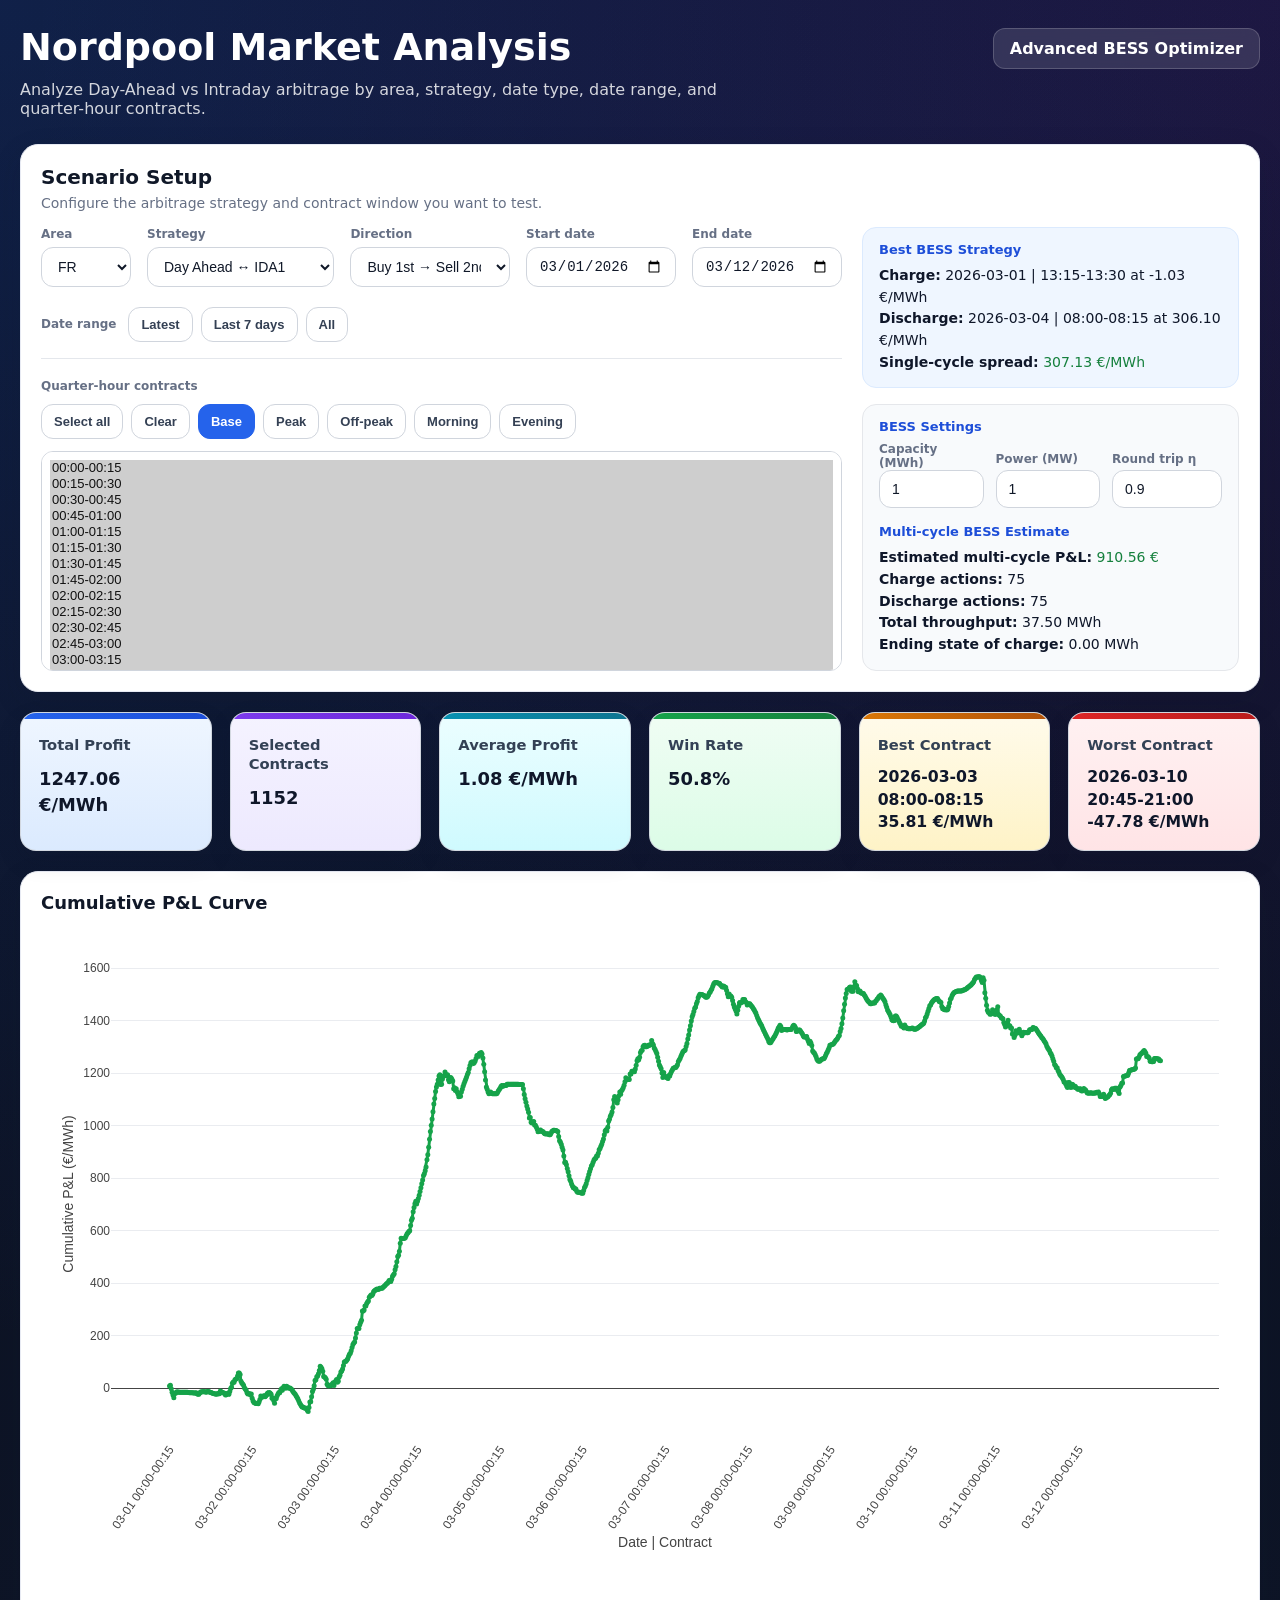
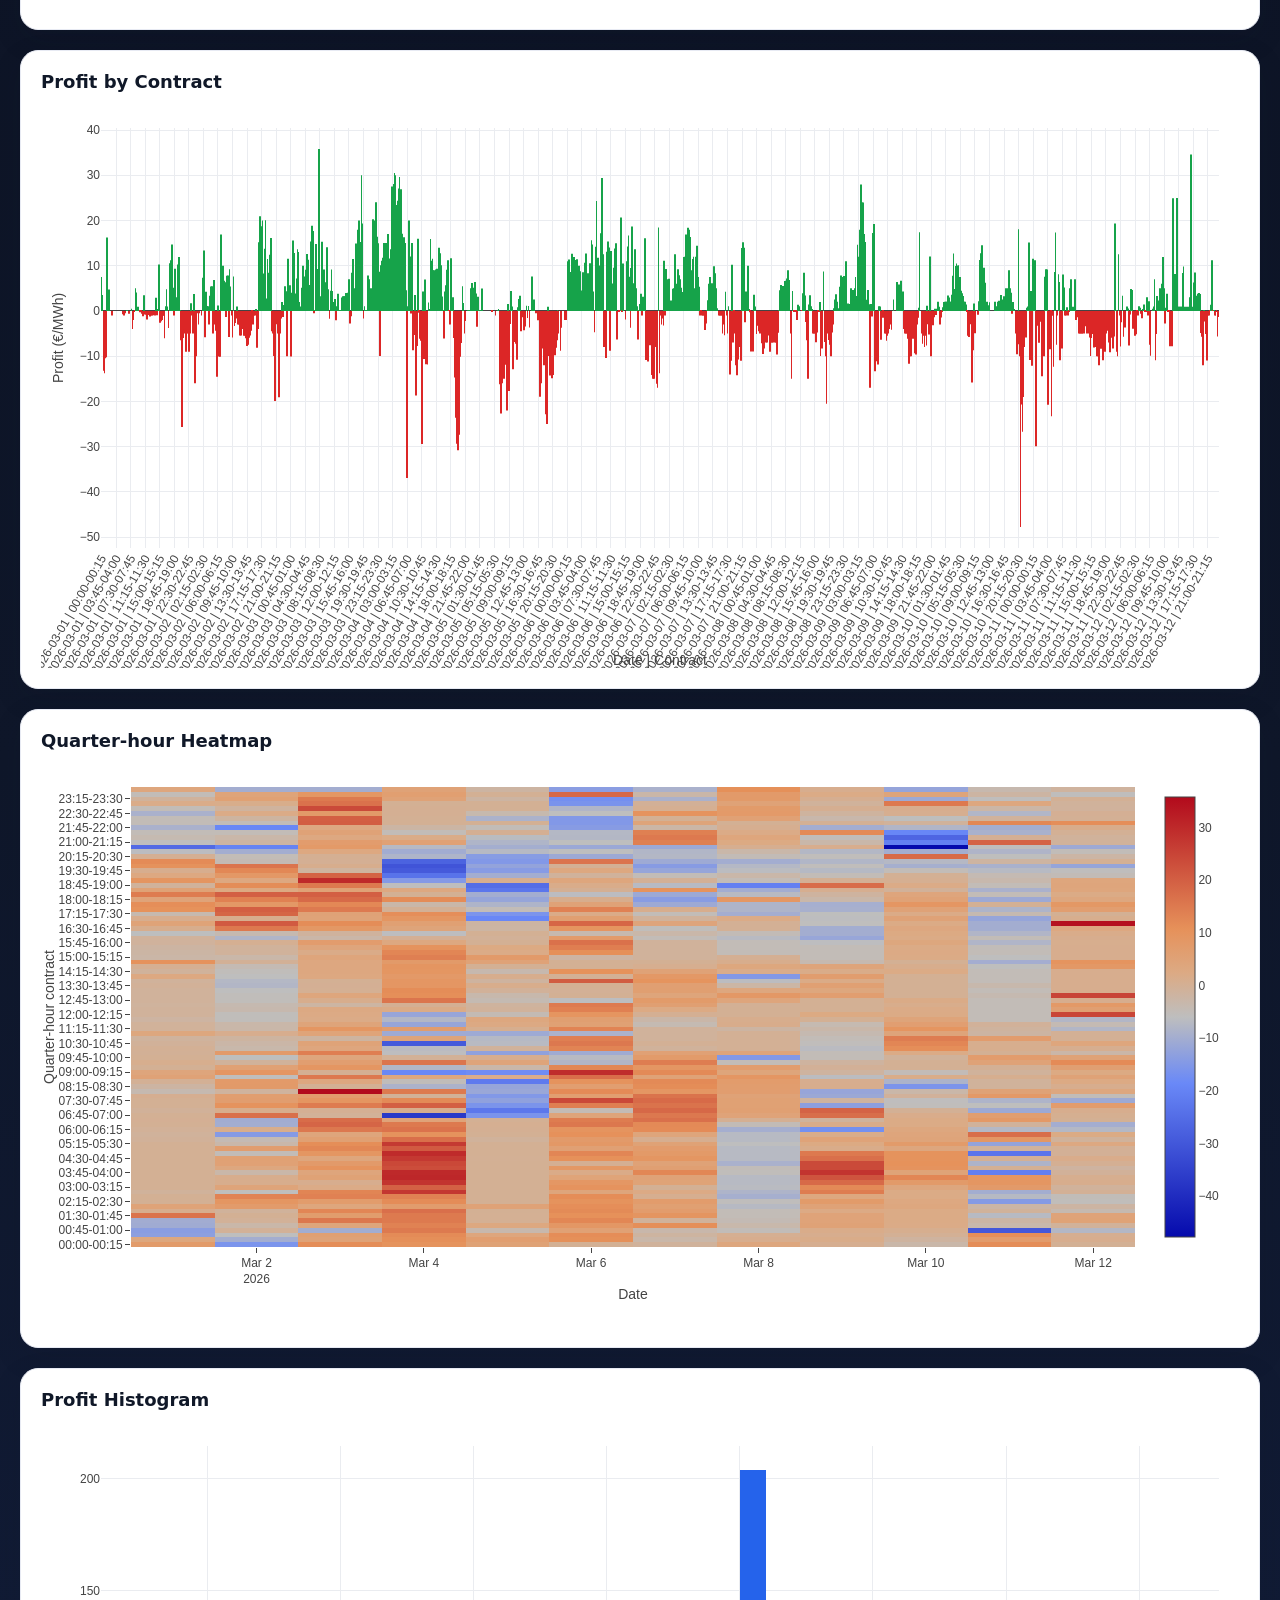
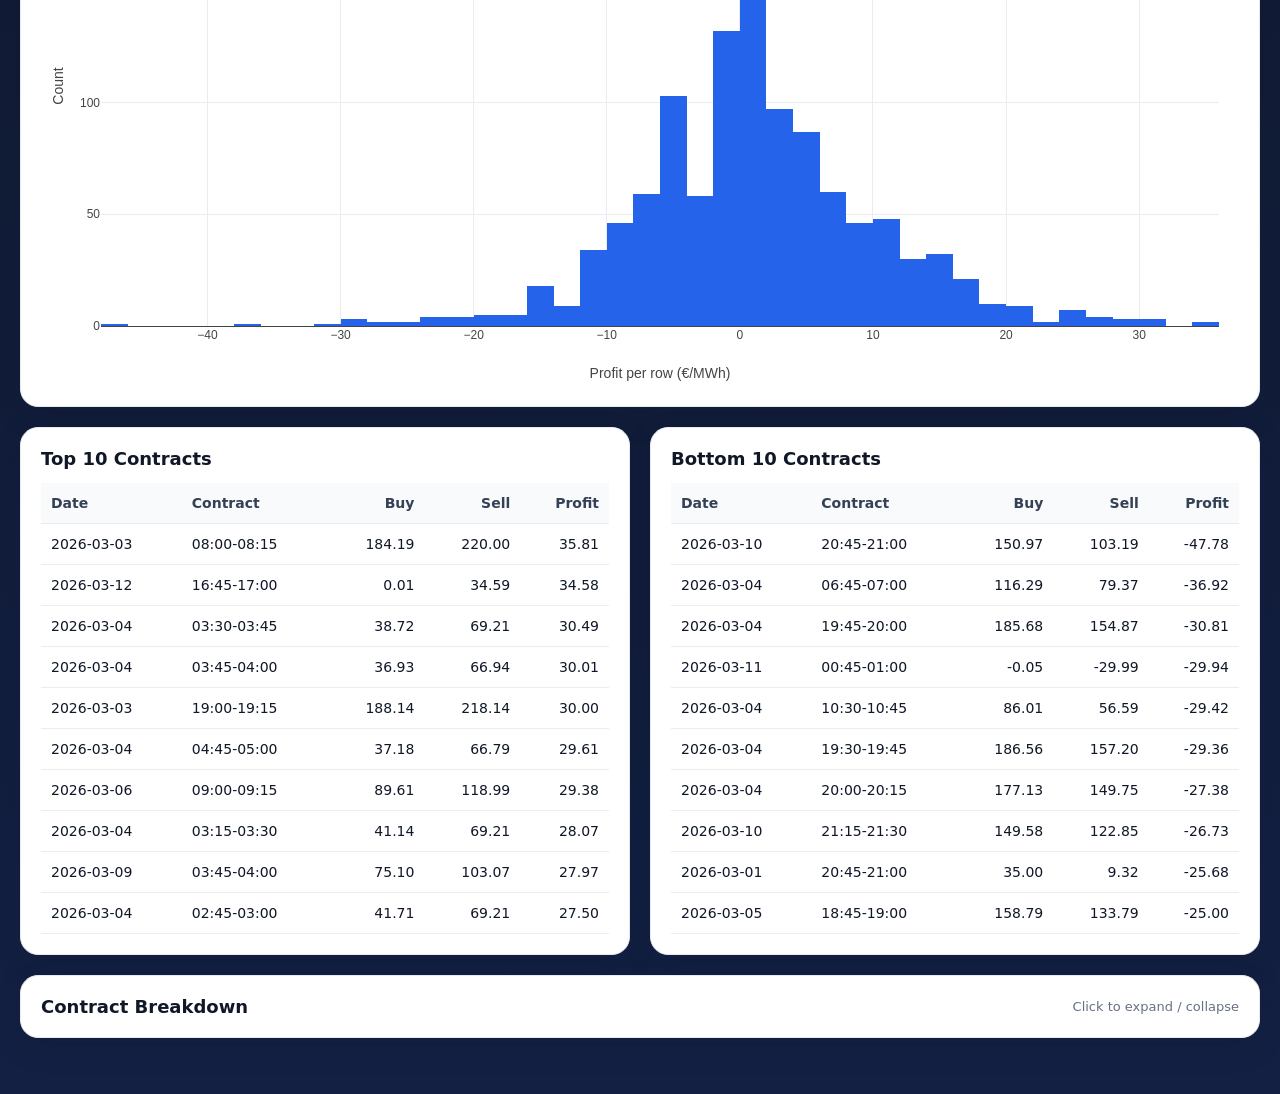
<file: docs/index.html>
<!DOCTYPE html>
<html lang="en">
<head>
  <meta charset="utf-8">
  <title>Nordpool Market Analysis</title>
  <meta name="viewport" content="width=device-width, initial-scale=1">
  <link rel="stylesheet" href="styles.css">
  <script src="https://cdn.plot.ly/plotly-2.35.2.min.js"></script>
</head>
<body>

<header class="hero">
  <div>
    <h1>Nordpool Market Analysis</h1>
    <p class="hero-sub">
      Analyze Day-Ahead vs Intraday arbitrage by area, strategy, date type, date range, and quarter-hour contracts.
    </p>
  </div>

  <div class="hero-action">
    <a href="advanced-bess-optimizer.html" class="top-nav-link">Advanced BESS Optimizer</a>
  </div>
</header>
  

  <main class="dashboard">
    <section class="panel panel-controls">
      <div class="panel-header">
        <h2>Scenario Setup</h2>
        <p>Configure the arbitrage strategy and contract window you want to test.</p>
      </div>

      <div class="controls-layout">
        <div class="scenario-panel">
          <div class="filters-top">
            <div class="filter">
              <label for="area">Area</label>
              <select id="area"></select>
            </div>

            <div class="filter">
              <label for="rule">Strategy</label>
              <select id="rule"></select>
            </div>

            <div class="filter">
              <label for="direction">Direction</label>
<select id="direction">
  <option value="forward">Buy 1st → Sell 2nd</option>
  <option value="reverse">Buy 2nd → Sell 1st</option>
</select>
            </div>


            <div class="filter">
              <label for="startDate">Start date</label>
              <input type="date" id="startDate">
            </div>

            <div class="filter">
              <label for="endDate">End date</label>
              <input type="date" id="endDate">
            </div>
          </div>

          <div class="date-range-row">
            <span class="date-range-label">Date range</span>
            <button type="button" id="datePreset_latest" class="preset-btn date-preset-btn active-preset">Latest</button>
            <button type="button" id="datePreset_7days" class="preset-btn date-preset-btn">Last 7 days</button>
            <button type="button" id="datePreset_all" class="preset-btn date-preset-btn">All</button>
          </div>

          <div class="contracts-panel">
            <label for="contracts">Quarter-hour contracts</label>

            <div class="contract-controls">
              <button type="button" id="selectAllBtn" class="preset-btn">Select all</button>
              <button type="button" id="clearAllBtn" class="preset-btn">Clear</button>
              <button type="button" id="presetBaseBtn" class="preset-btn">Base</button>
              <button type="button" id="presetPeakBtn" class="preset-btn">Peak</button>
              <button type="button" id="presetOffPeakBtn" class="preset-btn">Off-peak</button>
              <button type="button" id="presetMorningBtn" class="preset-btn">Morning</button>
              <button type="button" id="presetEveningBtn" class="preset-btn">Evening</button>
            </div>

            <select id="contracts" multiple size="10"></select>
          </div>
        </div>

        <div>
          <div class="bess-box">
            <div class="bess-title">Best BESS Strategy</div>
            <div id="bessStrategy" class="bess-content">-</div>
          </div>

          <div class="bess-config-box">
            <div class="bess-title">BESS Settings</div>

            <div class="bess-config-grid">
              <div>
                <label for="bessCapacity">Capacity (MWh)</label>
                <input type="number" id="bessCapacity" min="0" step="0.1" value="1">
              </div>

              <div>
                <label for="bessPower">Power (MW)</label>
                <input type="number" id="bessPower" min="0" step="0.1" value="1">
              </div>

              <div>
<label for="bessEfficiency">Round trip η</label>
                <input type="number" id="bessEfficiency" min="0" max="1" step="0.01" value="0.9">
              </div>
            </div>

            <div class="bess-multi">
              <div class="bess-title">Multi-cycle BESS Estimate</div>
              <div id="bessMultiCycle" class="bess-content">-</div>
            </div>
          </div>
        </div>
      </div>
    </section>

    <section class="cards-grid">
      <div class="card">
        <div class="card-title">Total Profit</div>
        <div id="profit" class="card-metric">-</div>
      </div>

      <div class="card">
        <div class="card-title">Selected Contracts</div>
        <div id="contractCount" class="card-metric">-</div>
      </div>

      <div class="card">
        <div class="card-title">Average Profit</div>
        <div id="avgProfit" class="card-metric">-</div>
      </div>

      <div class="card">
        <div class="card-title">Win Rate</div>
        <div id="winRate" class="card-metric">-</div>
      </div>

      <div class="card">
        <div class="card-title">Best Contract</div>
        <div id="bestContract" class="card-metric">-</div>
      </div>

      <div class="card">
        <div class="card-title">Worst Contract</div>
        <div id="worstContract" class="card-metric">-</div>
      </div>
    </section>

    <section class="charts-section">
      <div class="chart-box">
        <h3>Cumulative P&amp;L Curve</h3>
        <div id="cumulativeCurve"></div>
      </div>

      <div class="chart-box">
        <h3>Profit by Contract</h3>
        <div id="contractBar"></div>
      </div>

      <div class="chart-box">
        <h3>Quarter-hour Heatmap</h3>
        <div id="heatmap"></div>
      </div>

      <div class="chart-box">
        <h3>Profit Histogram</h3>
        <div id="histogram"></div>
      </div>
    </section>

    <section class="tables-section">
      <div class="table-box">
        <div class="table-title">Top 10 Contracts</div>
        <div id="topContracts" class="table-content">-</div>
      </div>

      <div class="table-box">
        <div class="table-title">Bottom 10 Contracts</div>
        <div id="bottomContracts" class="table-content">-</div>
      </div>
    </section>

    <section class="table-section">
      <details class="breakdown-details">
        <summary class="breakdown-summary">
          <span>Contract Breakdown</span>
          <span class="breakdown-hint">Click to expand / collapse</span>
        </summary>
        <div class="breakdown-body">
          <div id="table">-</div>
        </div>
      </details>
    </section>
  </main>

  <script src="app.js"></script>
</body>
</html>
</file>
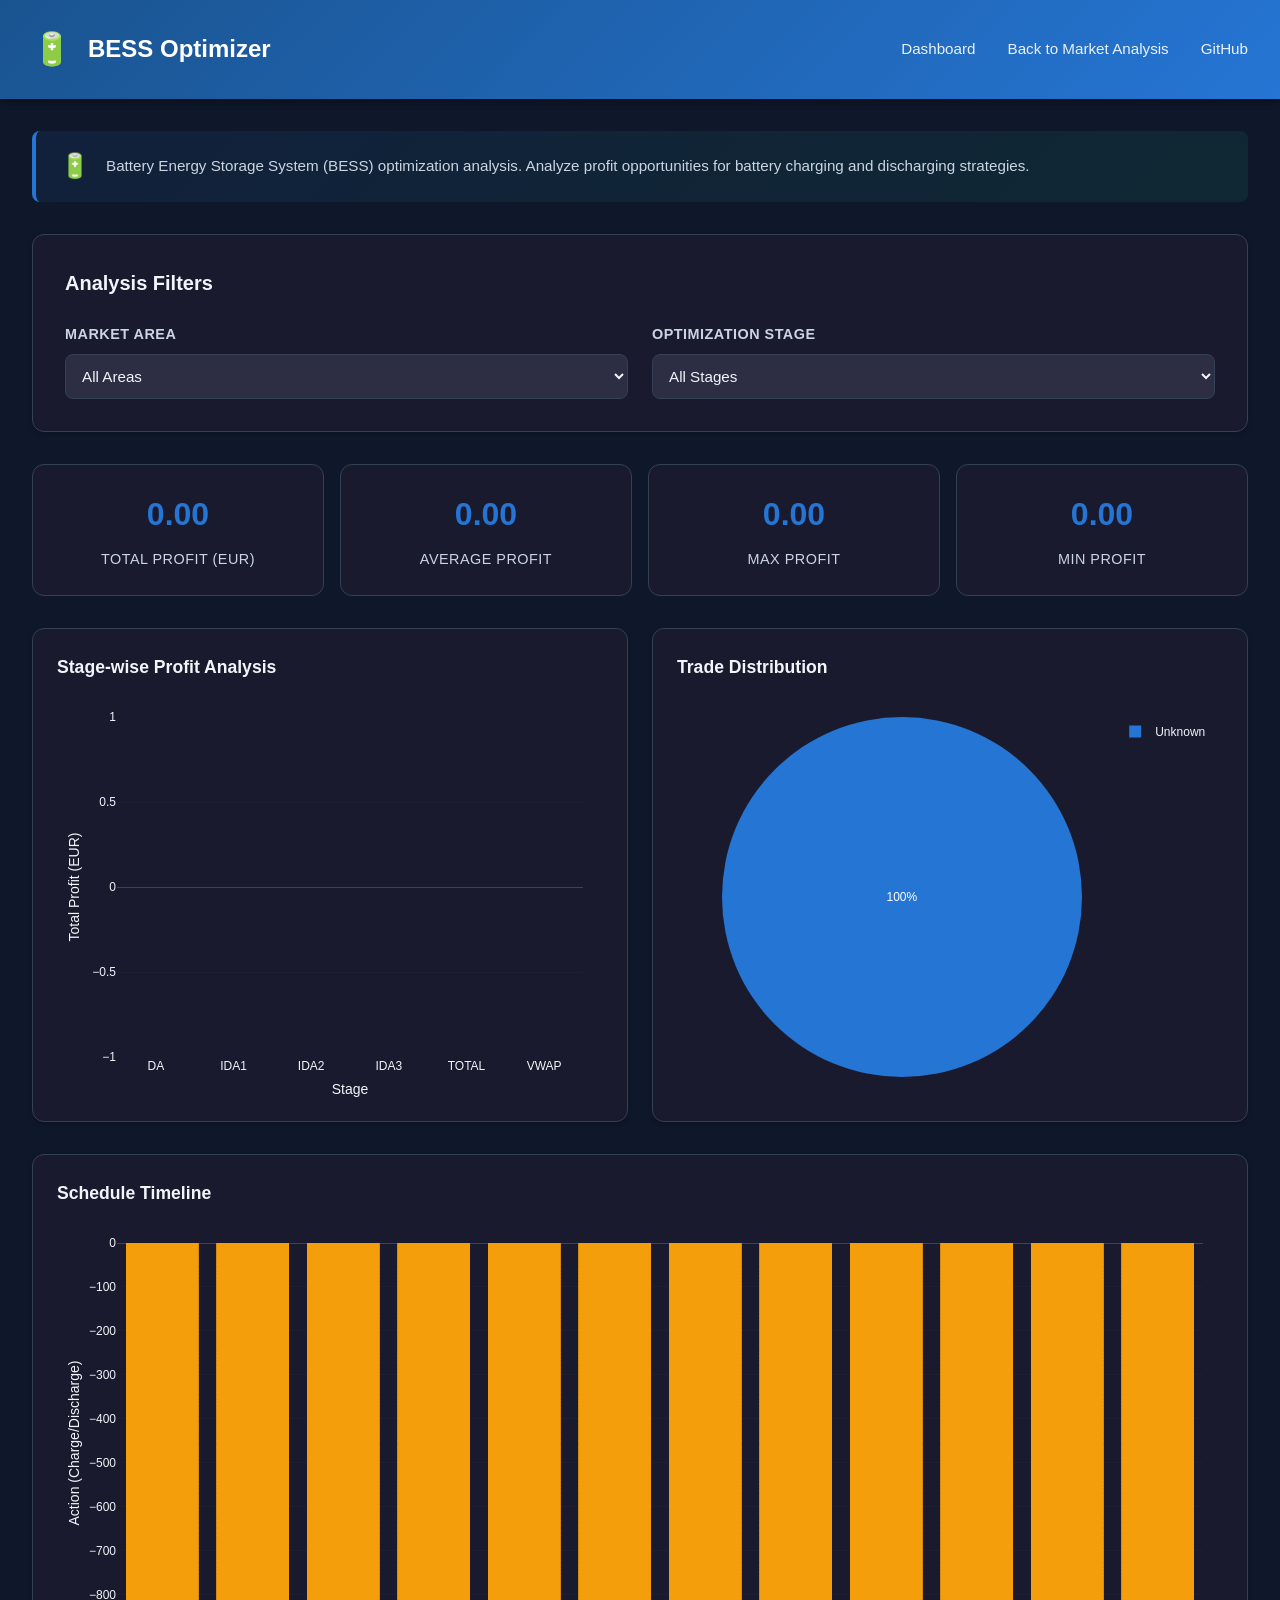
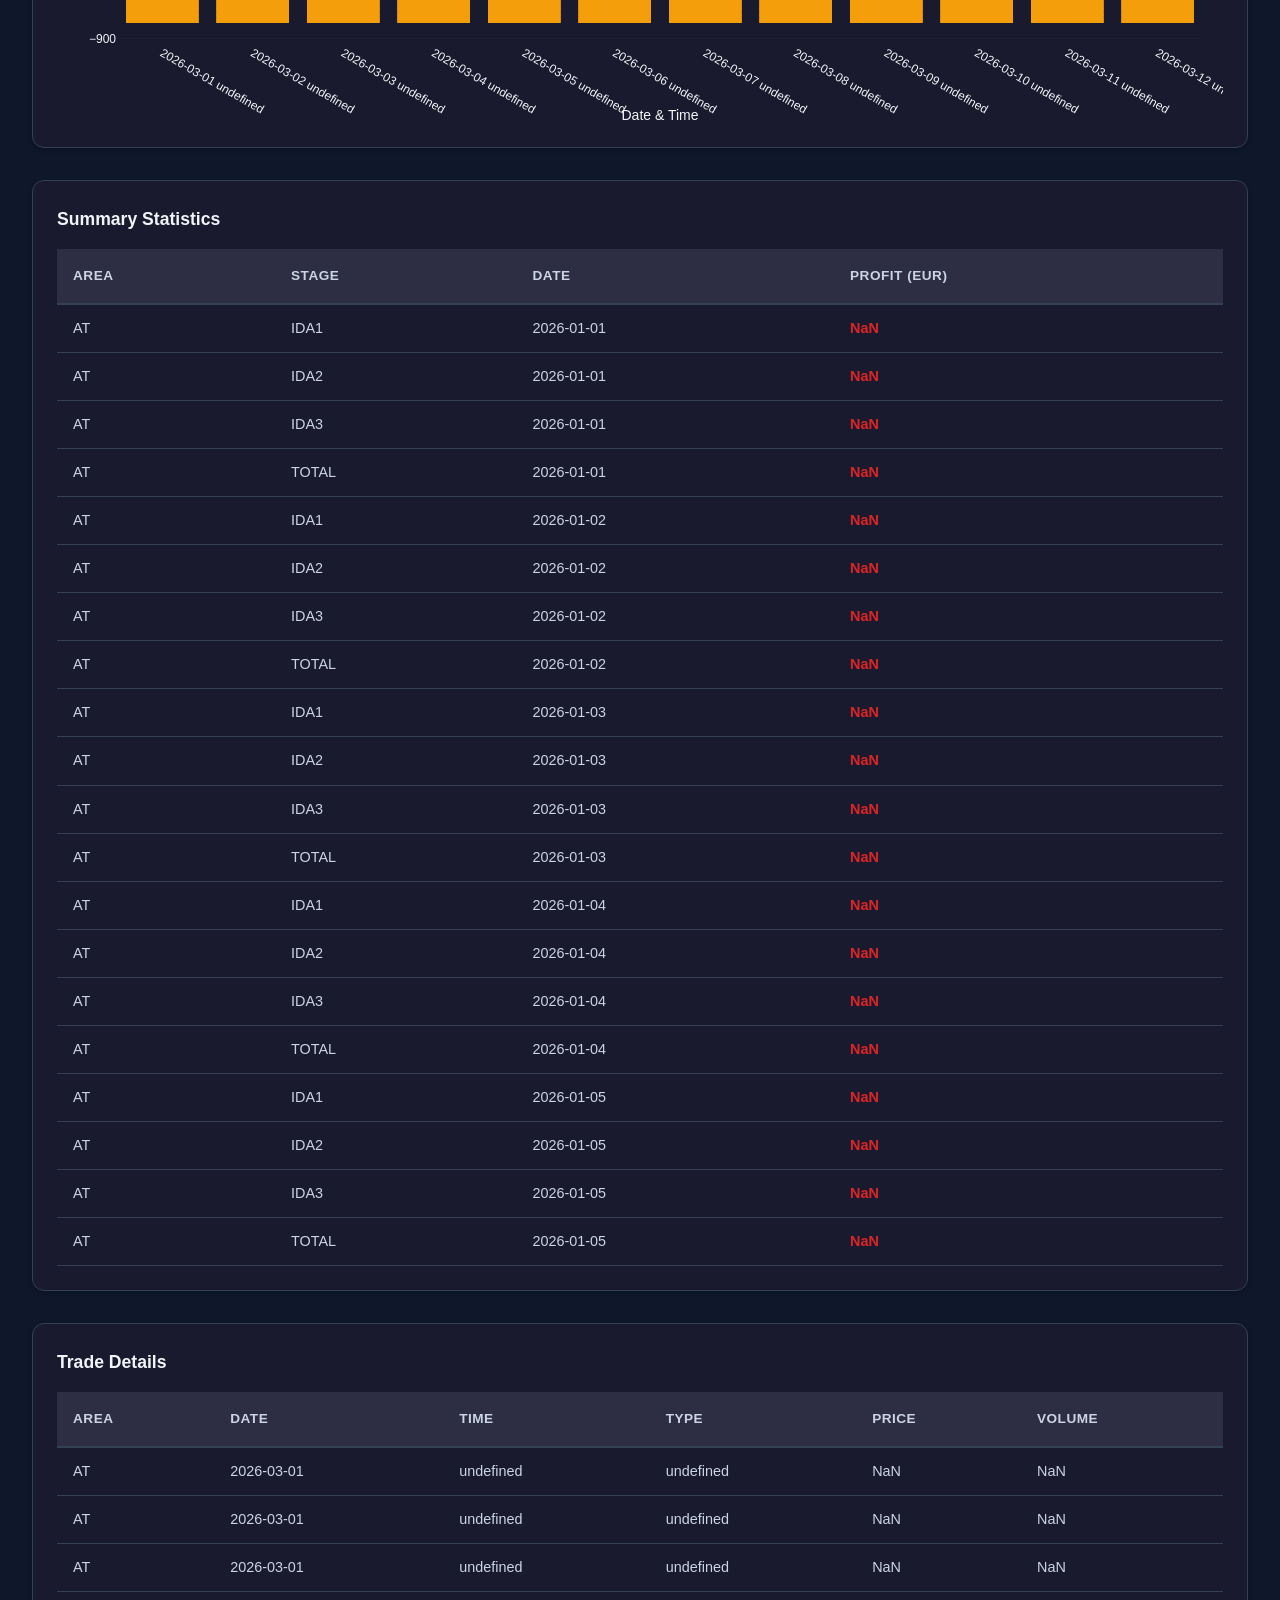
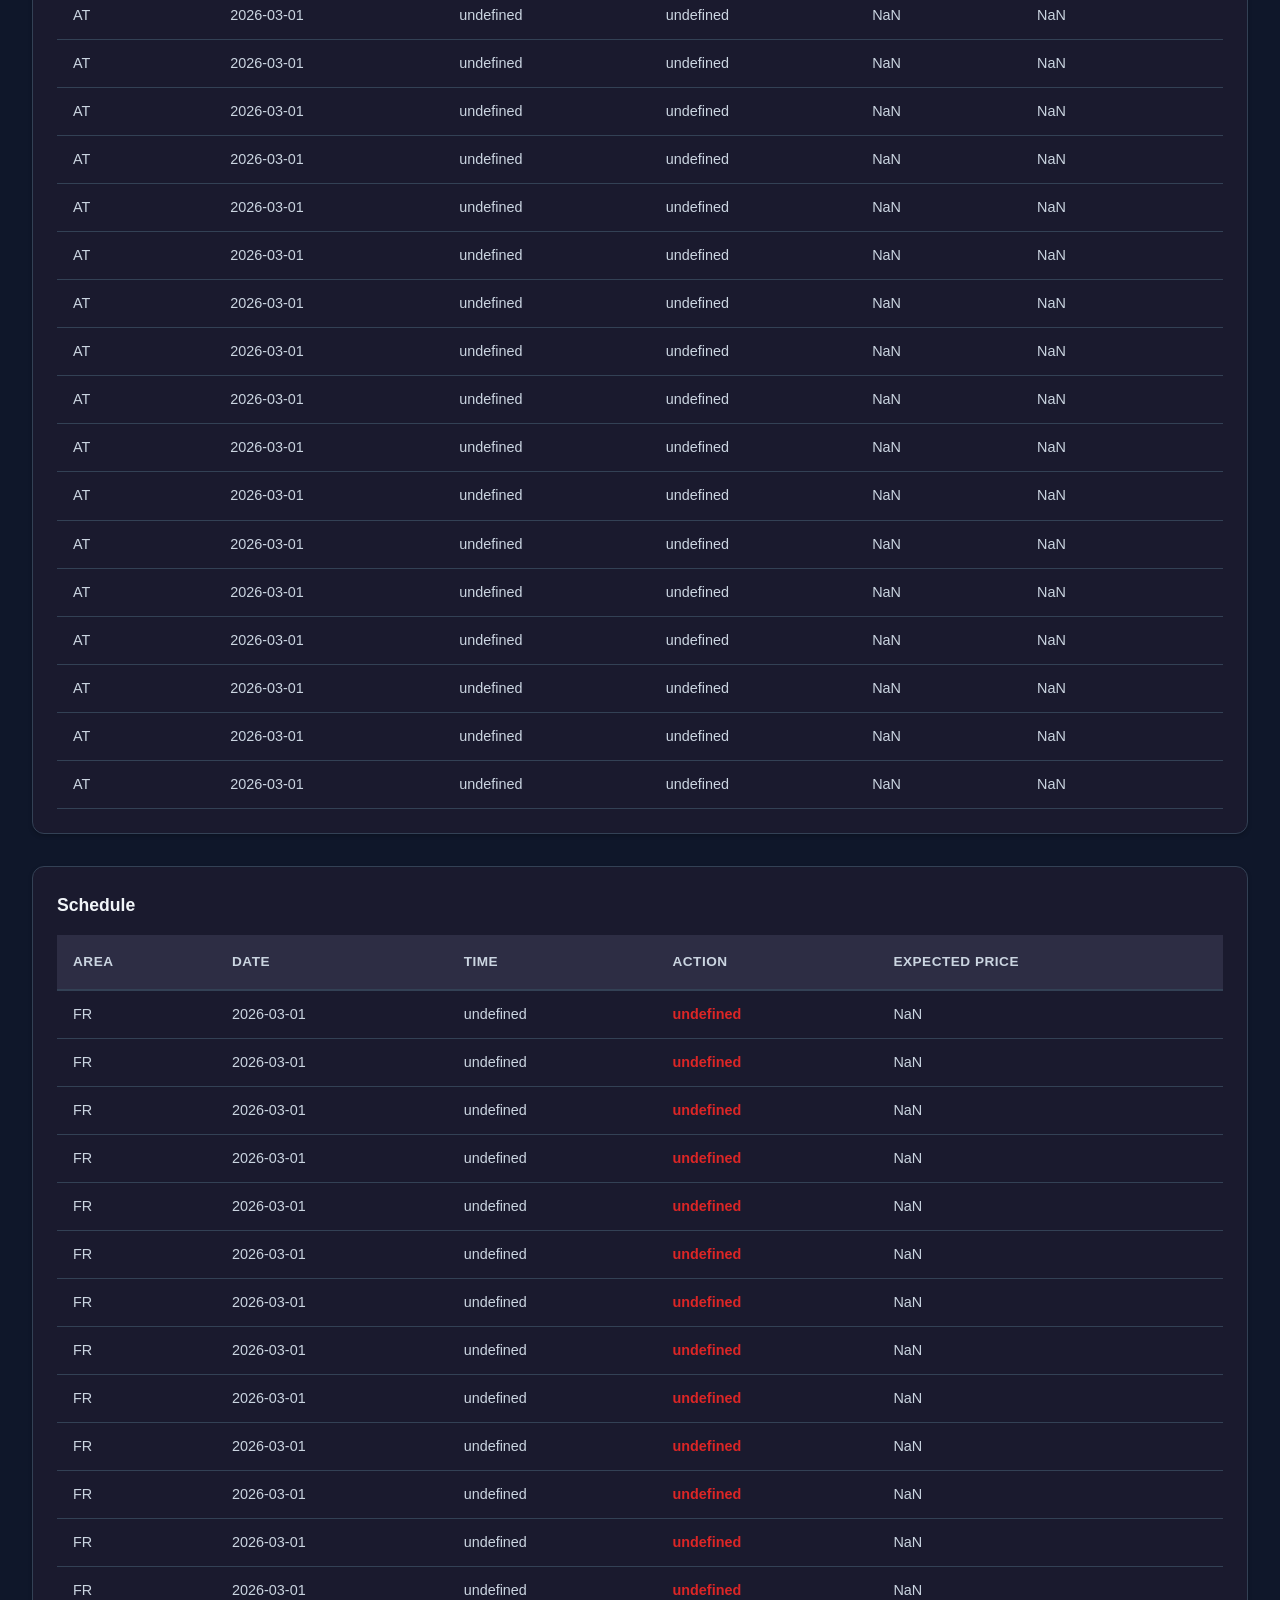
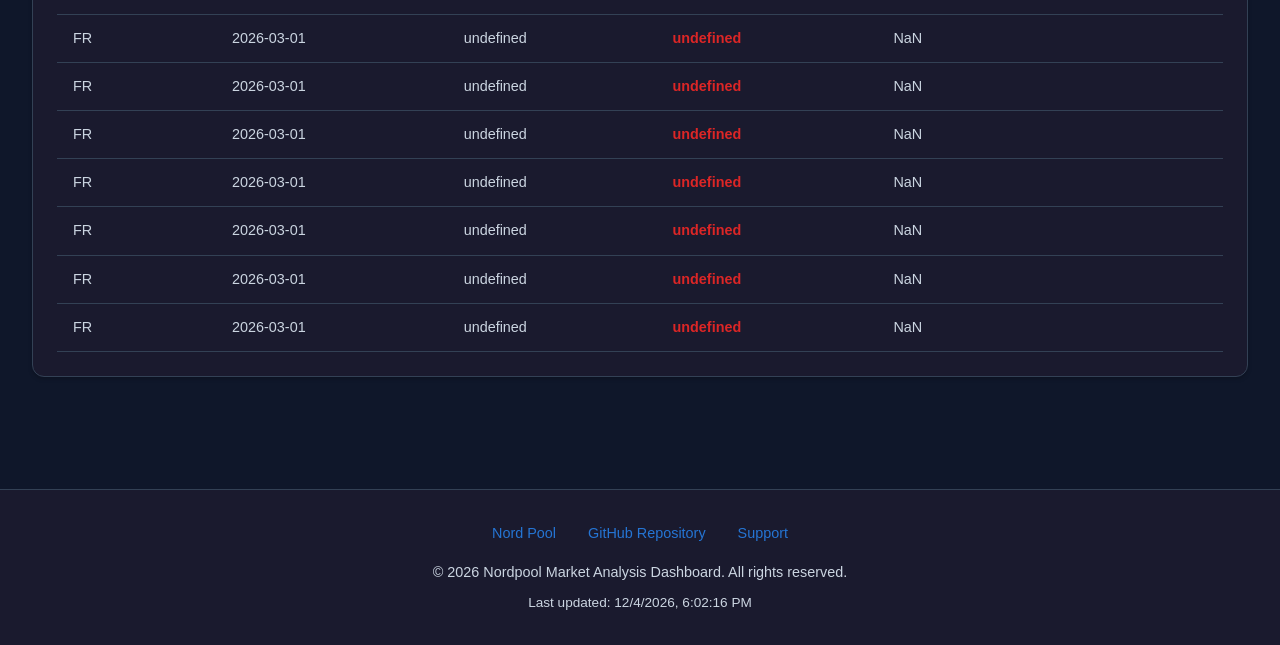
<file: docs/bess.html>
<!DOCTYPE html>
<html lang="en">
<head>
    <meta charset="UTF-8">
    <meta name="viewport" content="width=device-width, initial-scale=1.0">
    <meta name="description" content="Battery Energy Storage System (BESS) optimization analysis for electricity markets">
    <meta name="theme-color" content="#1a1a2e">
    <title>BESS Optimizer - Nordpool Market Analysis</title>
    <link rel="icon" type="image/svg+xml" href="data:image/svg+xml,<svg xmlns='http://www.w3.org/2000/svg' viewBox='0 0 100 100'><text y='75' font-size='75' fill='%231a5490'>🔋</text></svg>">
    <style>
        * {
            margin: 0;
            padding: 0;
            box-sizing: border-box;
        }

        :root {
            --primary: #1a5490;
            --primary-light: #2575d4;
            --primary-dark: #0d3a6b;
            --secondary: #16a34a;
            --accent: #f59e0b;
            --danger: #dc2626;
            --background: #0f172a;
            --surface: #1a1a2e;
            --surface-light: #2d2d44;
            --text-primary: #f1f5f9;
            --text-secondary: #cbd5e1;
            --border: #334155;
            --success: #10b981;
            --warning: #f59e0b;
            --shadow: 0 4px 6px rgba(0, 0, 0, 0.3);
            --transition: all 0.3s cubic-bezier(0.4, 0, 0.2, 1);
        }

        body {
            font-family: -apple-system, BlinkMacSystemFont, 'Segoe UI', Roboto, 'Helvetica Neue', Arial, sans-serif;
            background-color: var(--background);
            color: var(--text-primary);
            line-height: 1.6;
            overflow-x: hidden;
        }

        /* Header */
        header {
            background: linear-gradient(135deg, var(--primary) 0%, var(--primary-light) 100%);
            padding: 1.5rem 2rem;
            box-shadow: var(--shadow);
            position: sticky;
            top: 0;
            z-index: 100;
        }

        .header-container {
            max-width: 1400px;
            margin: 0 auto;
            display: flex;
            justify-content: space-between;
            align-items: center;
        }

        .header-title {
            display: flex;
            align-items: center;
            gap: 1rem;
            font-size: 1.5rem;
            font-weight: 700;
            color: white;
        }

        .header-title::before {
            content: '🔋';
            font-size: 2rem;
        }

        .nav-links {
            display: flex;
            gap: 2rem;
            align-items: center;
        }

        .nav-links a {
            color: white;
            text-decoration: none;
            font-size: 0.95rem;
            transition: var(--transition);
            opacity: 0.9;
        }

        .nav-links a:hover {
            opacity: 1;
            text-decoration: underline;
        }

        /* Main Container */
        .container {
            max-width: 1400px;
            margin: 0 auto;
            padding: 2rem;
        }

        /* Info Banner */
        .info-banner {
            background: linear-gradient(135deg, rgba(37, 117, 212, 0.1) 0%, rgba(16, 185, 129, 0.1) 100%);
            border-left: 4px solid var(--primary-light);
            padding: 1rem 1.5rem;
            border-radius: 0.5rem;
            margin-bottom: 2rem;
            display: flex;
            align-items: center;
            gap: 1rem;
        }

        .info-banner-icon {
            font-size: 1.5rem;
            flex-shrink: 0;
        }

        .info-banner-text {
            font-size: 0.95rem;
            color: var(--text-secondary);
        }

        /* Filter Section */
        .filter-section {
            background: var(--surface);
            border: 1px solid var(--border);
            border-radius: 0.75rem;
            padding: 2rem;
            margin-bottom: 2rem;
            box-shadow: 0 2px 4px rgba(0, 0, 0, 0.2);
        }

        .filter-title {
            font-size: 1.25rem;
            font-weight: 600;
            margin-bottom: 1.5rem;
            color: var(--text-primary);
        }

        .filter-grid {
            display: grid;
            grid-template-columns: repeat(auto-fit, minmax(250px, 1fr));
            gap: 1.5rem;
        }

        .filter-group {
            display: flex;
            flex-direction: column;
            gap: 0.5rem;
        }

        .filter-label {
            font-size: 0.9rem;
            font-weight: 600;
            color: var(--text-secondary);
            text-transform: uppercase;
            letter-spacing: 0.5px;
        }

        select, input {
            padding: 0.75rem;
            background-color: var(--surface-light);
            border: 1px solid var(--border);
            color: var(--text-primary);
            border-radius: 0.5rem;
            font-size: 0.95rem;
            transition: var(--transition);
            cursor: pointer;
        }

        select:hover, input:hover {
            border-color: var(--primary-light);
            background-color: rgba(37, 117, 212, 0.05);
        }

        select:focus, input:focus {
            outline: none;
            border-color: var(--primary);
            box-shadow: 0 0 0 3px rgba(37, 117, 212, 0.1);
        }

        /* Charts Section */
        .charts-section {
            margin-bottom: 2rem;
        }

        .chart-grid {
            display: grid;
            grid-template-columns: repeat(auto-fit, minmax(500px, 1fr));
            gap: 1.5rem;
            margin-bottom: 2rem;
        }

        .chart-card {
            background: var(--surface);
            border: 1px solid var(--border);
            border-radius: 0.75rem;
            padding: 1.5rem;
            box-shadow: 0 2px 4px rgba(0, 0, 0, 0.2);
            transition: var(--transition);
        }

        .chart-card:hover {
            border-color: var(--primary-light);
            box-shadow: 0 4px 12px rgba(37, 117, 212, 0.15);
        }

        .chart-title {
            font-size: 1.1rem;
            font-weight: 600;
            margin-bottom: 1rem;
            color: var(--text-primary);
        }

        .chart-container {
            width: 100%;
            height: 400px;
            position: relative;
        }

        /* Data Tables */
        .table-section {
            background: var(--surface);
            border: 1px solid var(--border);
            border-radius: 0.75rem;
            padding: 1.5rem;
            margin-bottom: 2rem;
            box-shadow: 0 2px 4px rgba(0, 0, 0, 0.2);
            overflow-x: auto;
        }

        .table-title {
            font-size: 1.1rem;
            font-weight: 600;
            margin-bottom: 1rem;
            color: var(--text-primary);
        }

        table {
            width: 100%;
            border-collapse: collapse;
            font-size: 0.9rem;
        }

        thead {
            background-color: var(--surface-light);
            border-bottom: 2px solid var(--border);
        }

        th {
            padding: 1rem;
            text-align: left;
            font-weight: 600;
            color: var(--text-secondary);
            text-transform: uppercase;
            font-size: 0.85rem;
            letter-spacing: 0.5px;
        }

        td {
            padding: 0.75rem 1rem;
            border-bottom: 1px solid var(--border);
            color: var(--text-secondary);
        }

        tbody tr:hover {
            background-color: rgba(37, 117, 212, 0.05);
        }

        .positive {
            color: var(--success);
            font-weight: 600;
        }

        .negative {
            color: var(--danger);
            font-weight: 600;
        }

        /* Loading State */
        .loading {
            display: flex;
            justify-content: center;
            align-items: center;
            height: 300px;
            color: var(--text-secondary);
        }

        .spinner {
            border: 3px solid var(--border);
            border-top: 3px solid var(--primary);
            border-radius: 50%;
            width: 40px;
            height: 40px;
            animation: spin 1s linear infinite;
            margin-right: 1rem;
        }

        @keyframes spin {
            0% { transform: rotate(0deg); }
            100% { transform: rotate(360deg); }
        }

        /* Footer */
        footer {
            background: var(--surface);
            border-top: 1px solid var(--border);
            padding: 2rem;
            margin-top: 3rem;
            text-align: center;
            color: var(--text-secondary);
            font-size: 0.9rem;
        }

        .footer-links {
            display: flex;
            justify-content: center;
            gap: 2rem;
            margin-bottom: 1rem;
            flex-wrap: wrap;
        }

        .footer-links a {
            color: var(--primary-light);
            text-decoration: none;
            transition: var(--transition);
        }

        .footer-links a:hover {
            color: var(--text-primary);
            text-decoration: underline;
        }

        /* Responsive Design */
        @media (max-width: 768px) {
            .header-container {
                flex-direction: column;
                gap: 1rem;
            }

            .nav-links {
                flex-direction: column;
                gap: 0.5rem;
            }

            .filter-grid {
                grid-template-columns: 1fr;
            }

            .chart-grid {
                grid-template-columns: 1fr;
            }

            .chart-container {
                height: 300px;
            }

            .container {
                padding: 1rem;
            }

            .filter-section {
                padding: 1.5rem;
            }

            table {
                font-size: 0.8rem;
            }

            th, td {
                padding: 0.5rem;
            }
        }

        /* Error Message */
        .error-message {
            background-color: rgba(220, 38, 38, 0.1);
            border-left: 4px solid var(--danger);
            padding: 1rem;
            border-radius: 0.5rem;
            color: var(--danger);
            margin-bottom: 1rem;
        }

        /* Empty State */
        .empty-state {
            text-align: center;
            padding: 3rem 1rem;
            color: var(--text-secondary);
        }

        .empty-state-icon {
            font-size: 3rem;
            margin-bottom: 1rem;
            opacity: 0.5;
        }

        .empty-state-title {
            font-size: 1.2rem;
            font-weight: 600;
            margin-bottom: 0.5rem;
            color: var(--text-primary);
        }

        /* Metrics Grid */
        .metrics-grid {
            display: grid;
            grid-template-columns: repeat(auto-fit, minmax(200px, 1fr));
            gap: 1rem;
            margin-bottom: 2rem;
        }

        .metric-card {
            background: var(--surface);
            border: 1px solid var(--border);
            border-radius: 0.75rem;
            padding: 1.5rem;
            text-align: center;
        }

        .metric-value {
            font-size: 2rem;
            font-weight: 700;
            color: var(--primary-light);
            margin-bottom: 0.5rem;
        }

        .metric-label {
            font-size: 0.9rem;
            color: var(--text-secondary);
            text-transform: uppercase;
            letter-spacing: 0.5px;
        }
    </style>
</head>
<body>
    <header>
        <div class="header-container">
            <div class="header-title">BESS Optimizer</div>
            <nav class="nav-links">
                <a href="index.html">Dashboard</a>
                <a href="index.html">Back to Market Analysis</a>
                <a href="https://github.com/bibekagarwal-a11y/nordpool-bot-test" target="_blank">GitHub</a>
            </nav>
        </div>
    </header>

    <div class="container">
        <div class="info-banner">
            <div class="info-banner-icon">🔋</div>
            <div class="info-banner-text">
                Battery Energy Storage System (BESS) optimization analysis. Analyze profit opportunities for battery charging and discharging strategies.
            </div>
        </div>

        <div class="filter-section">
            <div class="filter-title">Analysis Filters</div>
            <div class="filter-grid">
                <div class="filter-group">
                    <label class="filter-label" for="area">Market Area</label>
                    <select id="area" aria-label="Select market area">
                        <option value="">All Areas</option>
                    </select>
                </div>
                <div class="filter-group">
                    <label class="filter-label" for="stage">Optimization Stage</label>
                    <select id="stage" aria-label="Select optimization stage">
                        <option value="">All Stages</option>
                    </select>
                </div>
            </div>
        </div>

        <div class="metrics-grid" id="metricsGrid"></div>

        <div class="charts-section">
            <div class="chart-grid">
                <div class="chart-card">
                    <div class="chart-title">Stage-wise Profit Analysis</div>
                    <div class="chart-container" id="stageProfitChart"></div>
                </div>
                <div class="chart-card">
                    <div class="chart-title">Trade Distribution</div>
                    <div class="chart-container" id="tradeDistributionChart"></div>
                </div>
            </div>

            <div class="chart-grid">
                <div class="chart-card" style="grid-column: 1 / -1;">
                    <div class="chart-title">Schedule Timeline</div>
                    <div class="chart-container" id="scheduleChart" style="height: 500px;"></div>
                </div>
            </div>
        </div>

        <div class="table-section">
            <div class="table-title">Summary Statistics</div>
            <div id="summaryTable"></div>
        </div>

        <div class="table-section">
            <div class="table-title">Trade Details</div>
            <div id="tradesTable"></div>
        </div>

        <div class="table-section">
            <div class="table-title">Schedule</div>
            <div id="scheduleTable"></div>
        </div>
    </div>

    <footer>
        <div class="footer-links">
            <a href="https://www.nordpoolgroup.com/" target="_blank">Nord Pool</a>
            <a href="https://github.com/bibekagarwal-a11y/nordpool-bot-test" target="_blank">GitHub Repository</a>
            <a href="#" onclick="alert('For issues or questions, please visit the GitHub repository.'); return false;">Support</a>
        </div>
        <p>&copy; 2026 Nordpool Market Analysis Dashboard. All rights reserved.</p>
        <p style="font-size: 0.85rem; margin-top: 0.5rem;">Last updated: <span id="lastUpdated">Loading...</span></p>
    </footer>

    <script src="https://cdn.plot.ly/plotly-latest.min.js"></script>
    <script src="bess.js" defer></script>
</body>
</html>
</file>
<file: docs/styles.css>
:root {
  --bg: #0b1020;
  --panel: #ffffff;
  --panel-border: #e7eaf3;
  --text: #101828;
  --muted: #667085;
  --primary: #2563eb;
  --shadow: 0 10px 30px rgba(16, 24, 40, 0.12);
  --radius: 18px;
}

* {
  box-sizing: border-box;
}

body {
  margin: 0;
  font-family: Inter, ui-sans-serif, system-ui, -apple-system, BlinkMacSystemFont, "Segoe UI", sans-serif;
  color: var(--text);
  background:
    radial-gradient(circle at top left, rgba(37, 99, 235, 0.20), transparent 30%),
    radial-gradient(circle at top right, rgba(124, 58, 237, 0.16), transparent 28%),
    linear-gradient(180deg, #0b1020 0%, #0f172a 55%, #132043 100%);
  min-height: 100vh;
}
.top-nav {
  max-width: 1280px;
  margin: 0 auto;
  padding: 18px 20px 0;
}

.top-nav-link {
  display: inline-block;
  padding: 10px 16px;
  border-radius: 12px;
  background: rgba(255, 255, 255, 0.12);
  border: 1px solid rgba(255, 255, 255, 0.18);
  color: white;
  font-weight: 700;
  text-decoration: none;
  backdrop-filter: blur(8px);
  transition: 0.2s ease;
}

.top-nav-link:hover {
  background: rgba(255, 255, 255, 0.2);
}


.hero {
  max-width: 1280px;
  margin: 0 auto 26px;
  padding: 28px 20px 0;
  display: flex;
  justify-content: space-between;
  gap: 20px;
  align-items: flex-start;
  color: white;
}


.hero h1 {
  margin: 0;
  font-size: 38px;
  line-height: 1.05;
}

.hero-sub {
  margin: 12px 0 0;
  max-width: 760px;
  color: rgba(255, 255, 255, 0.82);
  font-size: 16px;
}

.dashboard {
  max-width: 1280px;
  margin: 0 auto;
  padding: 0 20px 56px;
  display: grid;
  gap: 20px;
}

.panel,
.table-box,
.chart-box,
.table-section {
  background: var(--panel);
  border: 1px solid var(--panel-border);
  border-radius: var(--radius);
  box-shadow: var(--shadow);
  padding: 20px;
}

.panel-header {
  margin-bottom: 16px;
}

.panel-header h2 {
  margin: 0 0 6px;
  font-size: 20px;
}

.panel-header p {
  margin: 0;
  color: var(--muted);
  font-size: 14px;
}

.controls-layout {
  display: grid;
  grid-template-columns: minmax(0, 1.7fr) minmax(300px, 0.8fr);
  gap: 20px;
  align-items: start;
}

.scenario-panel {
  min-width: 0;
}

.filters-top {
  display: grid;
  grid-template-columns: 90px 1.35fr 1.15fr 150px 150px;
  gap: 16px;
  margin-bottom: 20px;
  align-items: end;
}

.filter {
  display: flex;
  flex-direction: column;
  gap: 6px;
}

.filter label,
.bess-config-grid label,
.contracts-panel > label {
  font-size: 12px;
  font-weight: 700;
  color: var(--muted);
}

.filter select,
.filter input,
.bess-config-grid input {
  width: 100%;
  padding: 10px 12px;
  border-radius: 12px;
  border: 1px solid #d0d5dd;
  font-size: 14px;
  background: white;
  color: var(--text);
}

.contracts-panel {
  border-top: 1px solid #e4e7ec;
  padding-top: 16px;
}

.contract-controls {
  display: flex;
  flex-wrap: wrap;
  gap: 8px;
  margin: 10px 0 12px;
}

.preset-btn {
  border: 1px solid #d0d5dd;
  border-radius: 12px;
  padding: 9px 12px;
  font-weight: 700;
  font-size: 13px;
  cursor: pointer;
  background: white;
  color: #344054;
  transition: 0.2s ease;
}

.preset-btn:hover {
  background: #f8fafc;
}

.preset-btn.active-preset {
  background: #2563eb;
  color: white;
  border-color: #2563eb;
}

#contracts {
  width: 100%;
  border-radius: 12px;
  border: 1px solid #d0d5dd;
  padding: 8px;
  font-size: 13px;
  background: white;
  min-height: 220px;
  max-height: 280px;
  color: var(--text);
}

.bess-box {
  border: 1px solid #dbeafe;
  background: #eff6ff;
  border-radius: 14px;
  padding: 14px 16px;
  margin-bottom: 16px;
}

.bess-config-box {
  border: 1px solid #e5e7eb;
  background: #f8fafc;
  border-radius: 14px;
  padding: 14px 16px;
}

.bess-title {
  font-size: 13px;
  font-weight: 700;
  color: #1d4ed8;
  margin-bottom: 8px;
}

.bess-content {
  font-size: 14px;
  line-height: 1.55;
  color: #0f172a;
  word-break: break-word;
}

.bess-config-grid {
  display: grid;
  grid-template-columns: 1fr 1fr 110px;
  gap: 12px;
  align-items: end;
}
.bess-config-grid label {
  display: block;
  min-height: 18px;
}

.bess-multi {
  margin-top: 16px;
}

.cards-grid {
  display: grid;
  grid-template-columns: repeat(6, minmax(0, 1fr));
  gap: 18px;
}

.card {
  position: relative;
  background: linear-gradient(180deg, #ffffff 0%, #f8fbff 100%);
  border: 1px solid rgba(208, 213, 221, 0.9);
  border-radius: 16px;
  padding: 18px 18px 16px;
  box-shadow: 0 10px 24px rgba(15, 23, 42, 0.14);
  min-height: 118px;
  display: flex;
  flex-direction: column;
  justify-content: flex-start;
  overflow: hidden;
}

.card::before {
  content: "";
  position: absolute;
  inset: 0 auto auto 0;
  width: 100%;
  height: 6px;
  background: linear-gradient(90deg, #2563eb, #7c3aed);
}

.card:nth-child(1) {
  background: linear-gradient(180deg, #eff6ff 0%, #dbeafe 100%);
}
.card:nth-child(1)::before {
  background: linear-gradient(90deg, #2563eb, #1d4ed8);
}

.card:nth-child(2) {
  background: linear-gradient(180deg, #f5f3ff 0%, #ede9fe 100%);
}
.card:nth-child(2)::before {
  background: linear-gradient(90deg, #7c3aed, #6d28d9);
}

.card:nth-child(3) {
  background: linear-gradient(180deg, #ecfeff 0%, #cffafe 100%);
}
.card:nth-child(3)::before {
  background: linear-gradient(90deg, #0891b2, #0e7490);
}

.card:nth-child(4) {
  background: linear-gradient(180deg, #f0fdf4 0%, #dcfce7 100%);
}
.card:nth-child(4)::before {
  background: linear-gradient(90deg, #16a34a, #15803d);
}

.card:nth-child(5) {
  background: linear-gradient(180deg, #fffbeb 0%, #fef3c7 100%);
}
.card:nth-child(5)::before {
  background: linear-gradient(90deg, #d97706, #b45309);
}

.card:nth-child(6) {
  background: linear-gradient(180deg, #fff1f2 0%, #ffe4e6 100%);
}
.card:nth-child(6)::before {
  background: linear-gradient(90deg, #dc2626, #b91c1c);
}

.card-title {
  font-size: 0.92rem;
  font-weight: 800;
  color: #334155;
  margin-bottom: 12px;
  line-height: 1.3;
  margin-top: 4px;
}

.card-metric {
  font-size: 1.12rem;
  font-weight: 800;
  color: #0f172a;
  line-height: 1.45;
  word-break: break-word;
}

#bestContract,
#worstContract {
  font-size: 0.98rem;
  line-height: 1.45;
}

.charts-section {
  display: grid;
  grid-template-columns: 1fr;
  gap: 20px;
}

.chart-box h3,
.table-section h3 {
  margin: 0 0 16px;
  font-size: 18px;
  color: #101828;
}

.chart-box > div[id] {
  min-height: 560px;
}

#cumulativeCurve {
  min-height: 680px;
}

.tables-section {
  display: grid;
  grid-template-columns: 1fr 1fr;
  gap: 20px;
}

.table-title {
  font-size: 18px;
  font-weight: 700;
  margin-bottom: 14px;
  color: #101828;
}

.table-content {
  overflow-x: auto;
}

#table {
  overflow-x: auto;
}

table {
  width: 100%;
  border-collapse: collapse;
  background: white;
}

th,
th,
td {
  border-bottom: 1px solid #eaecf0;
  padding: 12px 10px;
  font-size: 14px;
  vertical-align: middle;
}

th {
  text-align: left;
  background: #f8fafc;
  color: #344054;
  font-weight: 700;
}

td {
  color: #101828;
}

/* First two columns are text-like */
table th:nth-child(1),
table td:nth-child(1),
table th:nth-child(2),
table td:nth-child(2) {
  text-align: left;
}

/* Numeric columns align right */
table th:nth-child(3),
table td:nth-child(3),
table th:nth-child(4),
table td:nth-child(4),
table th:nth-child(5),
table td:nth-child(5) {
  text-align: right;
  font-variant-numeric: tabular-nums;
}


tbody tr:hover {
  background: #f8fafc;
}

.breakdown-details {
  width: 100%;
}

.breakdown-summary {
  list-style: none;
  cursor: pointer;
  display: flex;
  justify-content: space-between;
  align-items: center;
  gap: 12px;
  font-weight: 700;
  font-size: 18px;
  color: #101828;
}

.breakdown-summary::-webkit-details-marker {
  display: none;
}

.breakdown-hint {
  font-size: 13px;
  font-weight: 500;
  color: #667085;
}

.breakdown-body {
  margin-top: 16px;
}

.positive-text {
  color: #15803d;
}

.negative-text {
  color: #b42318;
}

@media (max-width: 1200px) {
  .cards-grid {
    grid-template-columns: repeat(3, minmax(0, 1fr));
  }

  .filters-top {
    grid-template-columns: repeat(3, minmax(160px, 1fr));
  }
}

@media (max-width: 1100px) {
  .controls-layout {
    grid-template-columns: 1fr;
  }

  .tables-section {
    grid-template-columns: 1fr;
  }
}

@media (max-width: 900px) {
  .bess-config-grid {
    grid-template-columns: 1fr;
  }

  .cards-grid {
    grid-template-columns: repeat(2, minmax(0, 1fr));
  }

.filters-top {
  grid-template-columns: repeat(2, minmax(180px, 1fr));
}
}

@media (max-width: 640px) {
  .hero {
    flex-direction: column;
    padding-top: 22px;
    padding-left: 14px;
    padding-right: 14px;
  }

  .hero h1 {
    font-size: 30px;
  }

  .hero-sub {
    font-size: 15px;
  }

  .dashboard {
    padding: 0 14px 40px;
  }

  .cards-grid,
  .filters-top {
    grid-template-columns: 1fr;
  }

  .card-metric {
    font-size: 1rem;
  }

  .chart-box > div[id] {
    min-height: 360px;
  }

  #cumulativeCurve {
    min-height: 420px;
  }
}

.date-range-row {
  display: flex;
  align-items: center;
  gap: 8px;
  margin-bottom: 16px;
  flex-wrap: wrap;
}

.date-range-label {
  font-size: 12px;
  font-weight: 700;
  color: var(--muted);
  margin-right: 4px;
  white-space: nowrap;
}
</file>
